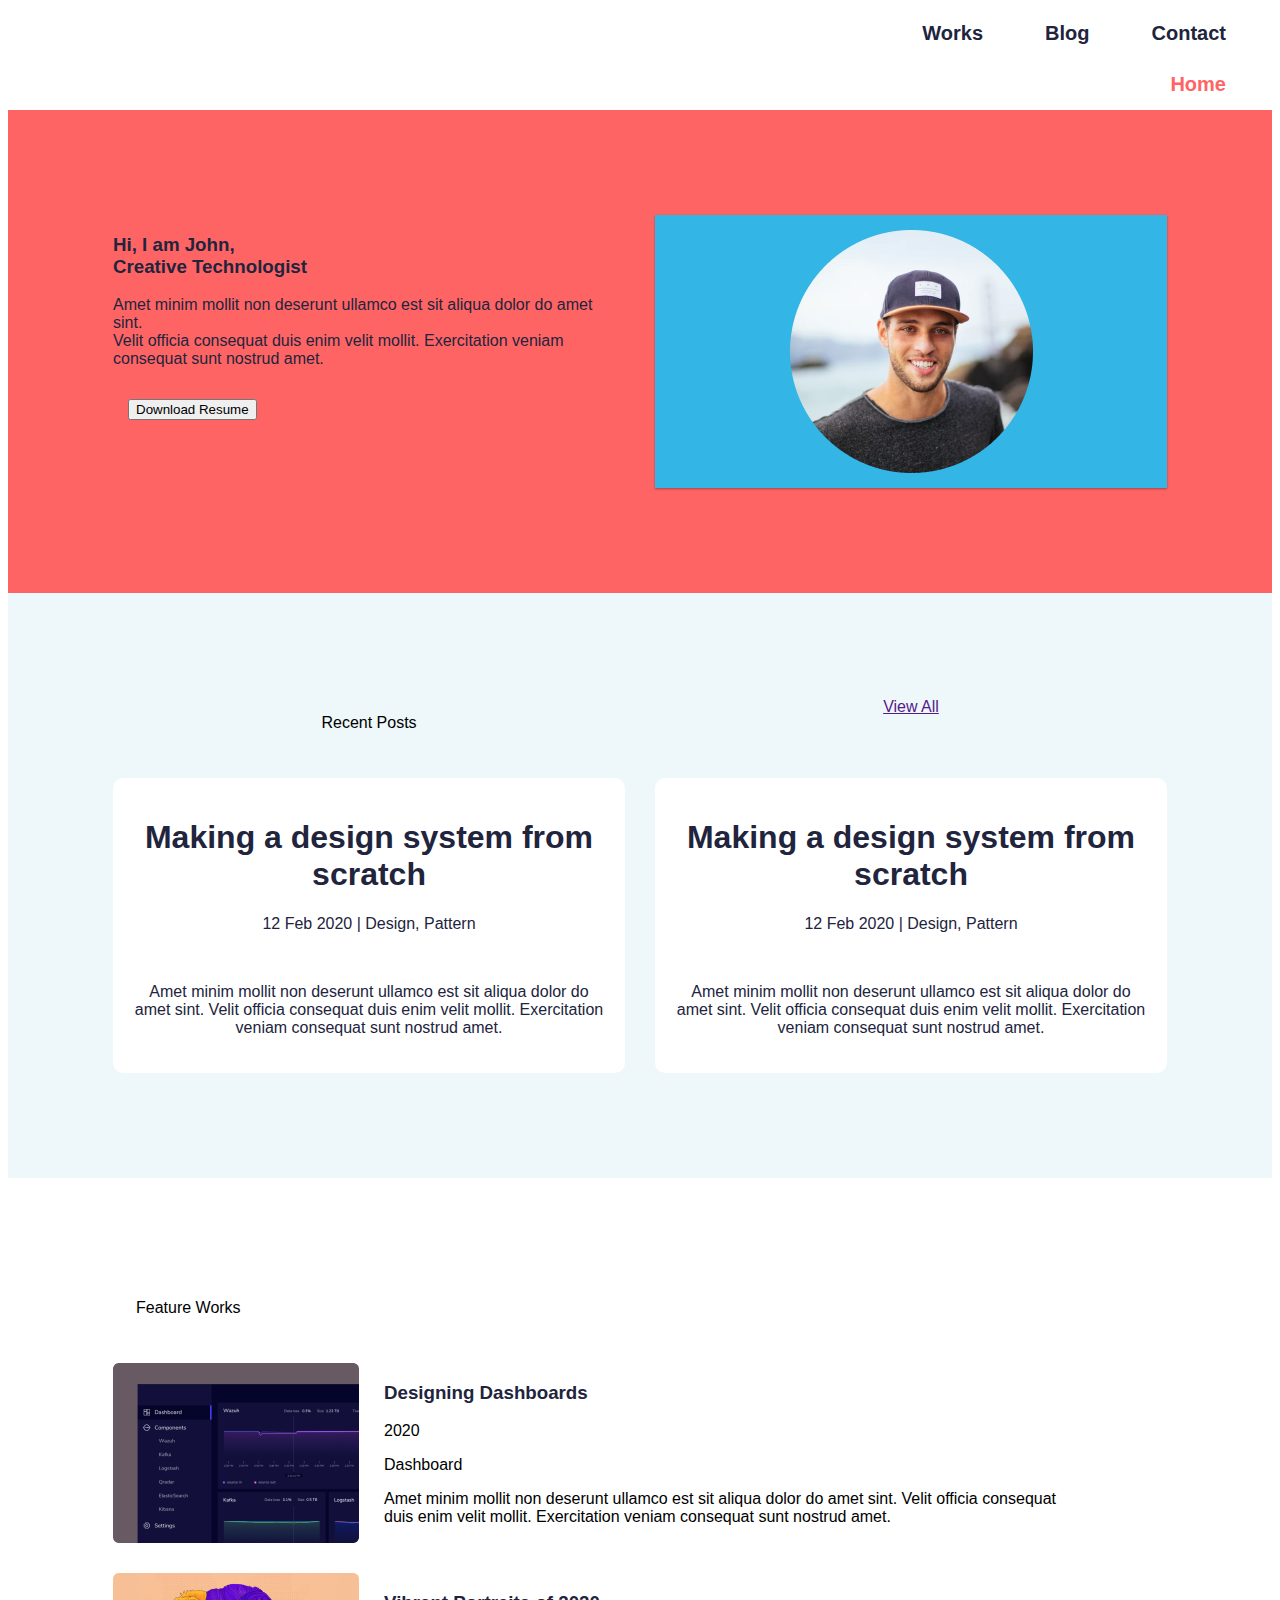
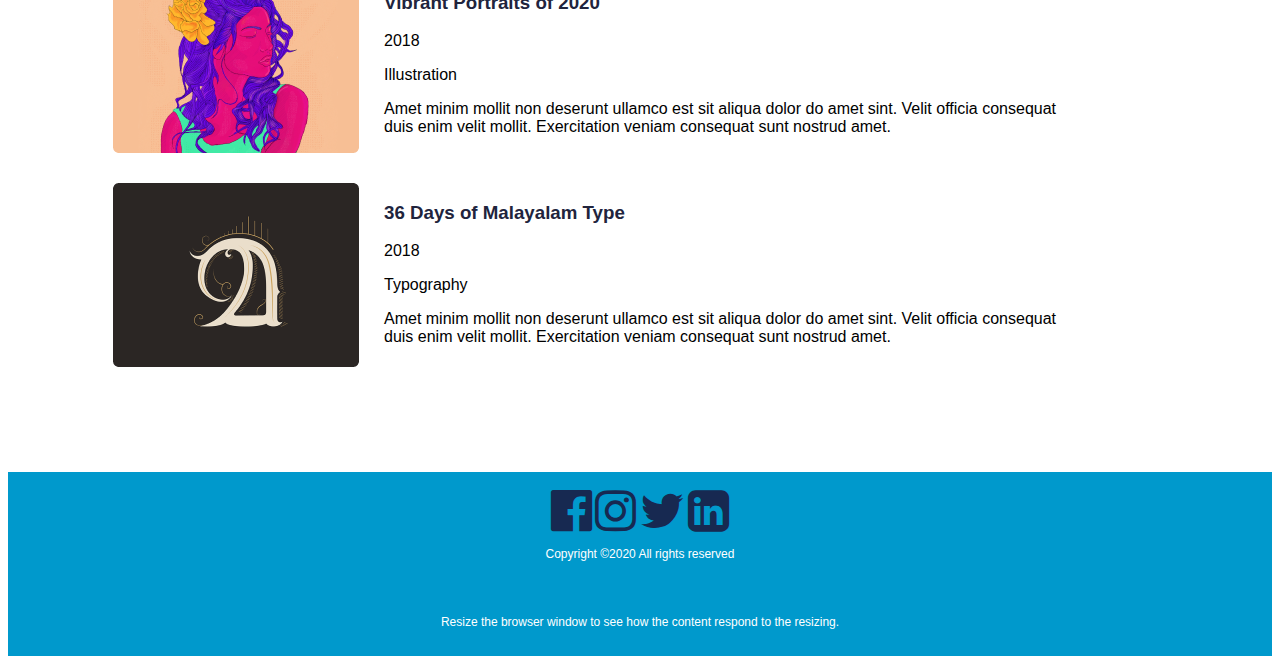
<file: index.html>
<html lang="en">

<head>
    <meta charset="UTF-8">
    <meta name="viewport" content="width=device-width, initial-scale=1.0">
    <title>Document</title>
    <link rel="stylesheet" href="https://cdnjs.cloudflare.com/ajax/libs/font-awesome/4.7.0/css/font-awesome.min.css">
    <link rel="preconnect" href="https://fonts.googleapis.com">
    <link rel="preconnect" href="https://fonts.gstatic.com" crossorigin>
    <link href="https://fonts.googleapis.com/css2?family=Heebo:wght@100;200;300;400;500;600;700;800;900&display=swap"
        rel="stylesheet">
    <style>
        * {
            box-sizing: border-box;
        }

        .row::after {
            content: "";
            clear: both;
            display: block;

        }

        [class*="col-"] {
            float: left;
            padding: 15px;
        }

        html {
            font-family: "Lucida Sans", sans-serif;
        }

        .header {
            background-color: #9933cc;
            color: #ffffff;
            padding: 15px;
        }

        .menu ul {
            list-style-type: none;
            margin: 0;
            padding: 0;
        }

        .menu li {
            padding: 8px;
            margin-bottom: 7px;
            background-color: #33b5e5;
            color: #ffffff;
            box-shadow: 0 1px 3px rgba(0, 0, 0, 0.12), 0 1px 2px rgba(0, 0, 0, 0.24);
        }

        .menu li:hover {
            background-color: #0099cc;
        }

        .aside {
            background-color: #33b5e5;
            padding: 15px;
            color: #ffffff;
            text-align: center;
            font-size: 14px;
            box-shadow: 0 1px 3px rgba(0, 0, 0, 0.12), 0 1px 2px rgba(0, 0, 0, 0.24);
        }

        .footer {
            background-color: #0099cc;
            color: #ffffff;
            text-align: center;
            font-size: 12px;
            padding: 15px;
        }

        /* For desktop: */
        .col-1 {
            width: 8.33%;
        }

        .col-2 {
            width: 16.66%;
        }

        .col-3 {
            width: 25%;
        }

        .col-4 {
            width: 33.33%;
        }

        .col-5 {
            width: 41.66%;
        }

        .col-6 {
            width: 50%;
        }

        .col-7 {
            width: 58.33%;
        }

        .col-8 {
            width: 66.66%;
        }

        .col-9 {
            width: 75%;
        }

        .col-10 {
            width: 83.33%;
        }

        .col-11 {
            width: 91.66%;
        }

        .col-12 {
            width: 100%;
        }

        @media only screen and (max-width: 768px) {

            /* For mobile phones: */
            [class*="col-"] {
                width: 100%;
            }

            .nav a:not(:first-child) {
                display: none;
            }

            .nav a.icon {
                float: right;
                display: block;
            }

            .nav.responsive {
                position: relative;
            }

            .nav.responsive .icon {
                position: absolute;
                right: 0;
                top: 0;
            }

            .nav.responsive a {
                float: none;
                display: block;
                text-align: left;
            }

            .card {
                border-radius: 10px;
                padding: 10px;
                text-align: center;
                background-color: white;
                align-self: center;
            }

        }

        @media screen and (max-width: 768px) {
            .post {
                padding: 2px;
            }
        }

        .post {
            background-color: #eef7fa;
            padding: 90px;
        }

        .feature {
            background-color: white;
            padding: 90px;
        }

        .nav {
            overflow: hidden;
            background-color: white;
            margin-left: 70%;
            font-weight: bold;
        }

        .nav a {
            float: right;
            color: #21243d;
            text-align: center;
            padding: 14px 16px;
            text-decoration: none;
            font-size: 20px;
            margin-right: 30px;
        }

        .nav a:hover {
            background-color: #ddd;
            color: black;
        }

        .nav .icon {
            display: none;
        }

        .card {
            border-radius: 10px;
            padding: 20px;
            text-align: center;
            background-color: white;
            align-self: center;
        }
    </style>
</head>

<body>
    <div class="nav" id="myTopnav">
        <a href="javascript:void(0);" class="icon" onclick="myFunction()">
            <i class="fa fa-bars"></i>
        </a>
        <a href="">Contact</a>
        <a href="blog.html"> Blog</a>
        <a href="works.html">Works</a>
        <a href="index.html" style="color: #FF6464;">Home</a>
    </div>
    <section style="background-color:#FF6464 ; padding: 90px;">
        <div class="row">
            <div class="col-6">
                <h3 class="card-titler" style="color: #21243D; ">Hi, I am John,
                    <br>Creative Technologist
                </h3>
                <div class="card-desc">
                    <p style="color: #21243D;">Amet minim mollit non deserunt ullamco est sit aliqua dolor do amet
                        sint. <br>
                        Velit officia consequat
                        duis enim velit mollit. Exercitation veniam consequat sunt nostrud amet.
                    </p>
                </div>
                <div class="col-8">
                    <div class="btn">
                        <button class="btnDownlaod">Download Resume</button>
                    </div>
                </div>

            </div>
            <div class="col-6">
                <div class="aside">
                    <div class="profile">
                        <img src="/img/profile.png" class="shadow" alt="">
                    </div>
                </div>
            </div>
    </section>
    <section class="post">
        <div class="row">
            <div class="col-6" style="text-align: center;">
                <p>Recent Posts</p>
            </div>
            <div class="col-6" style="text-align: center; text-decoration: none;">
                <a href="">View All</a>
            </div>
        </div>
        <div class="row">
            <div class="col-6">
                <div class="card">
                    <h1 style="color: #21243D;">Making a design system from scratch</h1>
                    <p style="color: #21243D;"> 12 Feb 2020 | Design, Pattern</p>
                    <br>
                    <p style="color: #21243D;">Amet minim mollit non deserunt ullamco est sit aliqua dolor do amet
                        sint. Velit officia
                        consequat duis enim velit mollit. Exercitation veniam consequat sunt nostrud amet.</p>
                </div>
            </div>
            <div class="col-6">
                <div class="card">
                    <h1 style="color: #21243D;">Making a design system from scratch</h1>
                    <p style="color: #21243D;"> 12 Feb 2020 | Design, Pattern</p>
                    <br>
                    <p style="color: #21243D;">Amet minim mollit non deserunt ullamco est sit aliqua dolor do amet
                        sint. Velit officia
                        consequat duis enim velit mollit. Exercitation veniam consequat sunt nostrud amet.</p>
                </div>
            </div>
        </div>
    </section>
    <section class="feature">
        <div class="row">
            <div class="col-2" style="text-align: center;">
                <p>Feature Works</p>
            </div>
        </div>
        <div class="row">
            <div class="col-3">
                <img src="/img/Rectangle 30.png" alt="" class="card-image">
            </div>
            <div class="col-8">
                <h3 class="card-title" style="color: #21243D;">Designing Dashboards</h3>
                <p class="inline-pill">2020</p>
                <p class="inline-gray">Dashboard</p>
                <div class="card-desc">
                    <p>Amet minim mollit non deserunt ullamco est sit aliqua dolor do amet sint. Velit officia
                        consequat duis enim velit mollit. Exercitation veniam consequat sunt nostrud amet.</p>
                </div>
            </div>
        </div>
        <div class="row">
            <div class="col-3">
                <img src="/img/Rectangle 32.png" alt="" class="card-image">
            </div>
            <div class="col-8">
                <h3 class="card-title" style="color: #21243D;">Vibrant Portraits of 2020</h3>
                <p class="inline-pill">2018</p>
                <p class="inline-gray">Illustration</p>
                <div class="card-desc">
                    <p>Amet minim mollit non deserunt ullamco est sit aliqua dolor do amet sint. Velit officia
                        consequat duis enim velit mollit. Exercitation veniam consequat sunt nostrud amet.</p>
                </div>
            </div>
        </div>
        <div class="row">
            <div class="col-3">
                <img src="/img/Rectangle 34.png" alt="" class="card-image">
            </div>
            <div class="col-8">
                <h3 class="card-title" style="color: #21243D;">36 Days of Malayalam Type</h3>
                <p class="inline-pill">2018</p>
                <p class="inline-gray">Typography</p>
                <div class="card-desc">
                    <p>Amet minim mollit non deserunt ullamco est sit aliqua dolor do amet sint. Velit officia
                        consequat duis enim velit mollit. Exercitation veniam consequat sunt nostrud amet.</p>
                </div>
            </div>
        </div>
    </section>

    <footer class="footer">
        <div>
            <a href=""><i class="fa fa-facebook-official" style="font-size:48px;color:#172951"></i></a>
            <a href=""><i class="fa fa-instagram" style="font-size:48px;color:#172951"></i></a>
            <a href=""><i class="fa fa-twitter" style="font-size:48px;color:#172951"></i></a>

            <a href=""><i class="fa fa-linkedin-square" style="font-size:48px;color:#172951"></i></a>
            
        </div>

        <div>
            <p>Copyright ©2020 All rights reserved </p>
        </div>
    </footer>
   

    <div class="footer">
        <p>Resize the browser window to see how the content respond to the resizing.</p>
    </div>
    </section>






    <script>function myFunction() {
            var x = document.getElementById("myTopnav");
            if (x.className === "nav") {
                x.className += " responsive";
            } else {
                x.className = " nav";
            }
        }</script>
</body>

</html>
</file>
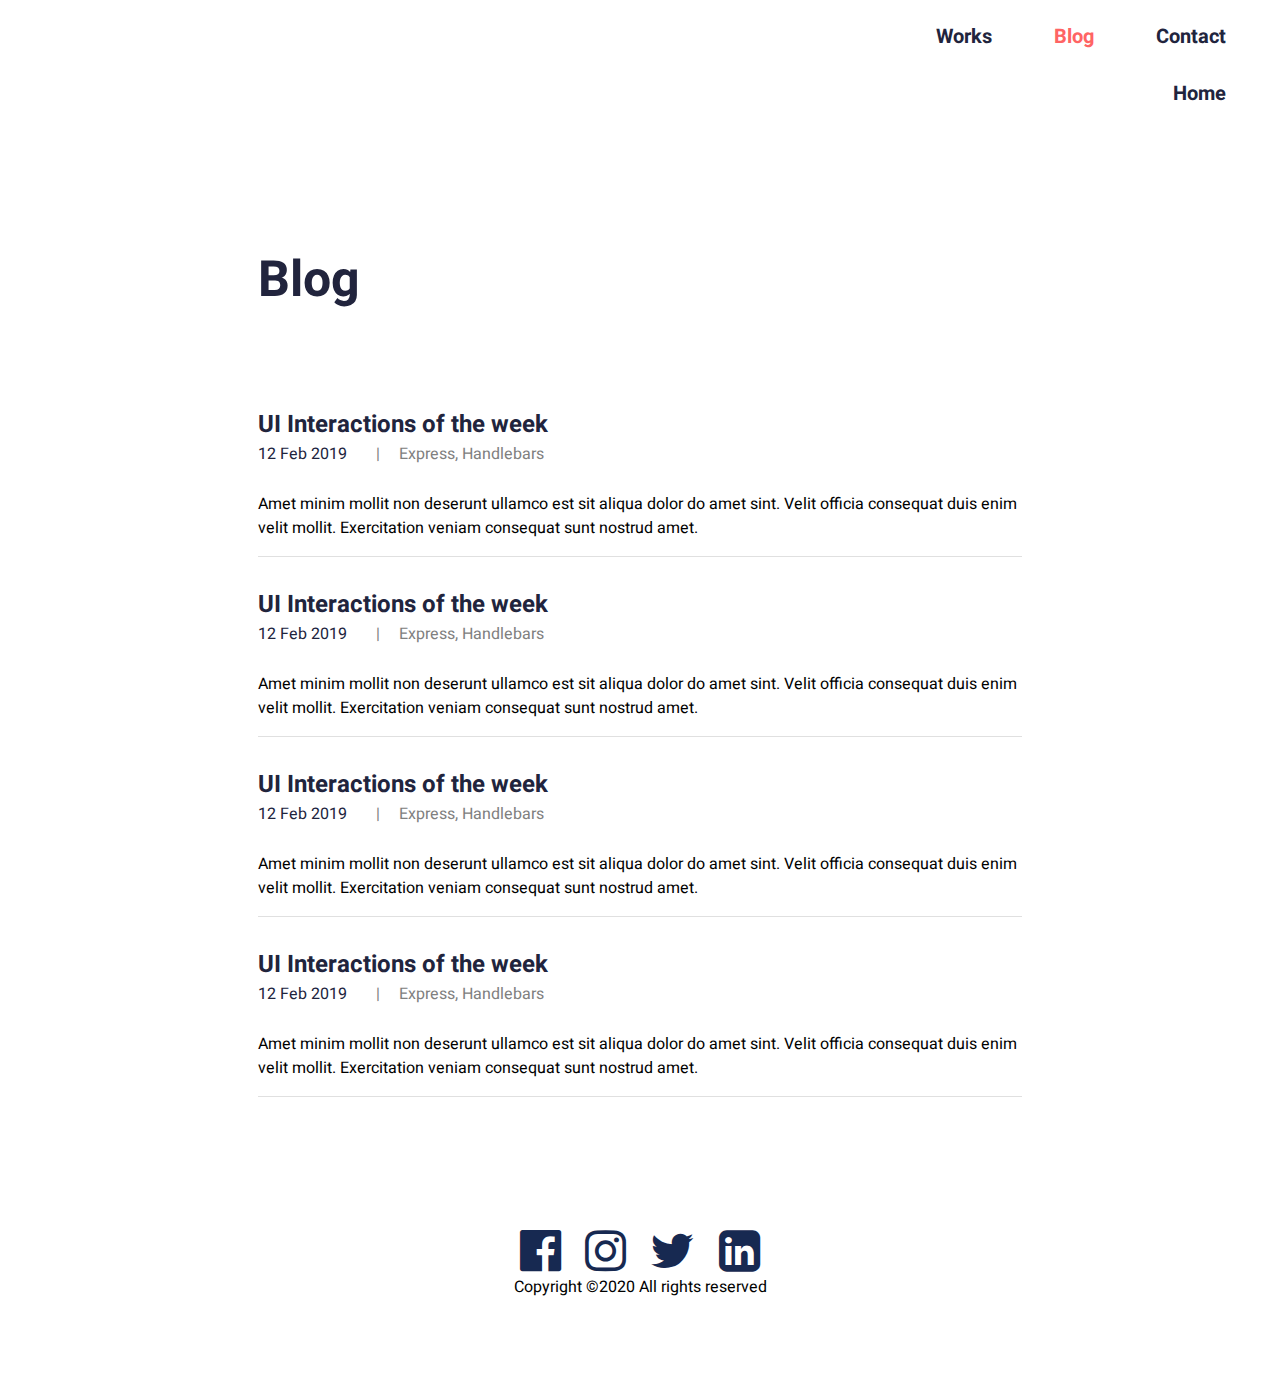
<file: view/blog.html>
<html lang="en">
<head>
    <meta charset="UTF-8">
    <meta name="viewport" content="width=device-width, initial-scale=1.0">
    <title>Blog</title>
    <link rel="stylesheet" href="https://cdnjs.cloudflare.com/ajax/libs/font-awesome/4.7.0/css/font-awesome.min.css">
    <link rel="stylesheet" href="/css/style.css">
    <link rel="stylesheet" href="/script/script.js">
    <link rel="preconnect" href="https://fonts.googleapis.com">
    <link rel="preconnect" href="https://fonts.gstatic.com" crossorigin>
    <link href="https://fonts.googleapis.com/css2?family=Heebo:wght@100;200;300;400;500;600;700;800;900&display=swap"
        rel="stylesheet">
</head>
<body>
    <div class="nav" id="myTopnav">
        <a href="javascript:void(0);" class="icon" onclick="myFunction()">
            <i class="fa fa-bars"></i>
        </a>
        <a href="">Contact</a>
        <a href="blog.html"style="color: #FF6464;"> Blog</a>
        <a href="works.html">Works</a>
        <a href="index.html" >Home</a>
        
    </div>

    <div class="work" style="background-color: white; margin-top: 30px;">
        <h2 style="margin-bottom: 90px;font-size: 50px; color: #21243D;">Blog</h2>
       
        <div class="card-feature">
            <div class="column-detail">
                <h3 class="card-title" style="color: #21243D;">UI Interactions of the week</h3>
                <p class="inline-year"  style="color: #21243D;">12 Feb 2019</p> 
                <p class="inline-gray">|</p>
                <p class="inline-gray">Express, Handlebars</p>
                <div class="card-desc">
                    <p>Amet minim mollit non deserunt ullamco est sit aliqua dolor do amet sint. Velit officia
                        consequat duis enim velit mollit. Exercitation veniam consequat sunt nostrud amet.</p>
                </div>
            </div>
        </div>

        <div class="card-feature">
            
            <div class="column-detail">
                <h3 class="card-title"  style="color: #21243D;">UI Interactions of the week</h3>
                <p class="inline-year" style="color: #21243D;">12 Feb 2019</p> 
                <p class="inline-gray">|</p>
                <p class="inline-gray">Express, Handlebars</p>
                <div class="card-desc">
                    <p>Amet minim mollit non deserunt ullamco est sit aliqua dolor do amet sint. Velit officia
                        consequat duis enim velit mollit. Exercitation veniam consequat sunt nostrud amet.</p>
                </div>
            </div>
        </div>

        <div class="card-feature">
           
            <div class="column-detail">
                <h3 class="card-title"  style="color: #21243D;">UI Interactions of the week</h3>
                <p class="inline-year" style="color: #21243D;">12 Feb 2019</p> 
                <p class="inline-gray">|</p>
                <p class="inline-gray">Express, Handlebars</p>
                <div class="card-desc">
                    <p>Amet minim mollit non deserunt ullamco est sit aliqua dolor do amet sint. Velit officia
                        consequat duis enim velit mollit. Exercitation veniam consequat sunt nostrud amet.</p>
                </div>
            </div>
        </div>
        <div class="card-feature">
           
            <div class="column-detail">
                <h3 class="card-title"  style="color: #21243D;">UI Interactions of the week</h3>
                <p class="inline-year" style="color: #21243D;">12 Feb 2019</p> 
                <p class="inline-gray">|</p>
                <p class="inline-gray">Express, Handlebars</p>
                <div class="card-desc">
                    <p>Amet minim mollit non deserunt ullamco est sit aliqua dolor do amet sint. Velit officia
                        consequat duis enim velit mollit. Exercitation veniam consequat sunt nostrud amet.</p>
                </div>
            </div>
        </div>
    </div>


    <footer class="section-footer">
        <div>
            <a href=""><i class="fa fa-facebook-official" style="font-size:48px;color:#172951"></i></a>
            <a href=""><i class="fa fa-instagram" style="font-size:48px;color:#172951"></i></a>
            <a href=""><i class="fa fa-twitter" style="font-size:48px;color:#172951"></i></a>

            <a href=""><i class="fa fa-linkedin-square" style="font-size:48px;color:#172951"></i></a>
            
        </div>

        <div>
            <p>Copyright ©2020 All rights reserved </p>
        </div>
    </footer>




    <script src="/script/script.js"></script>
</body>
</html>
</file>
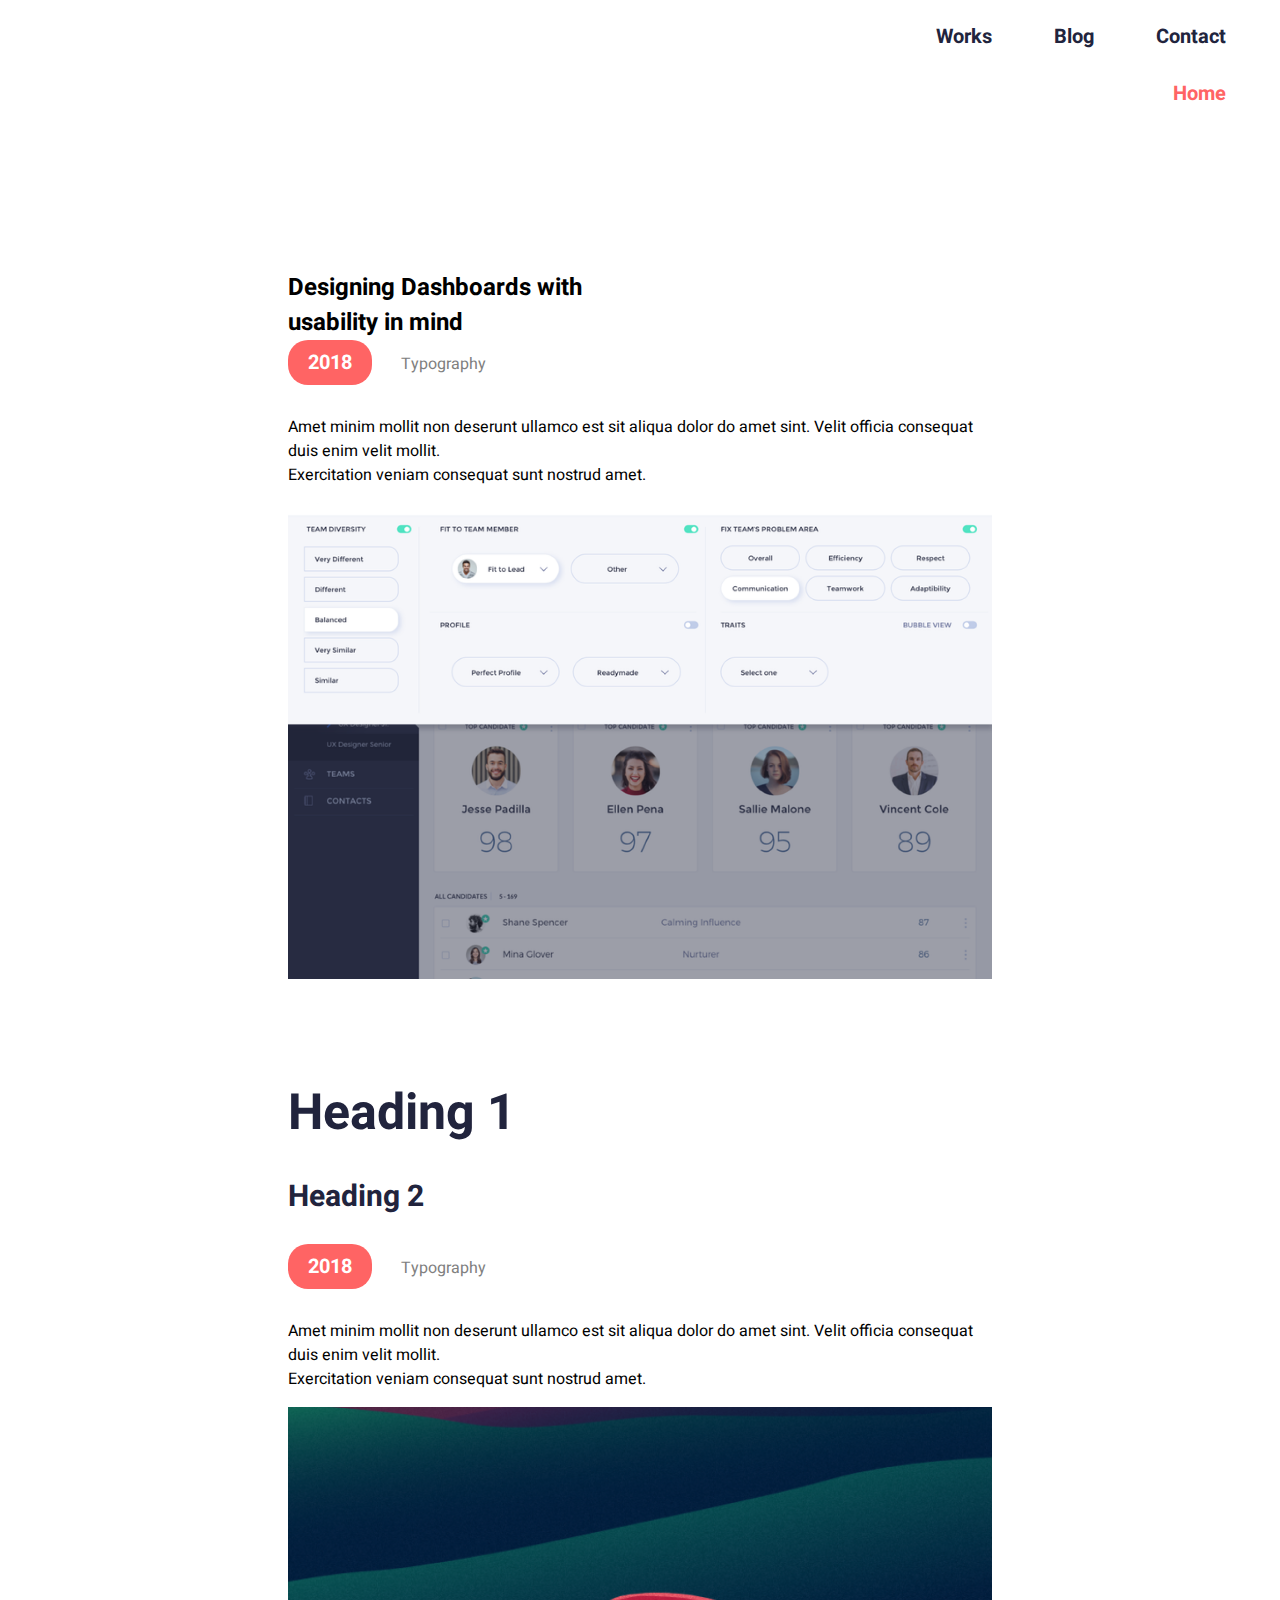
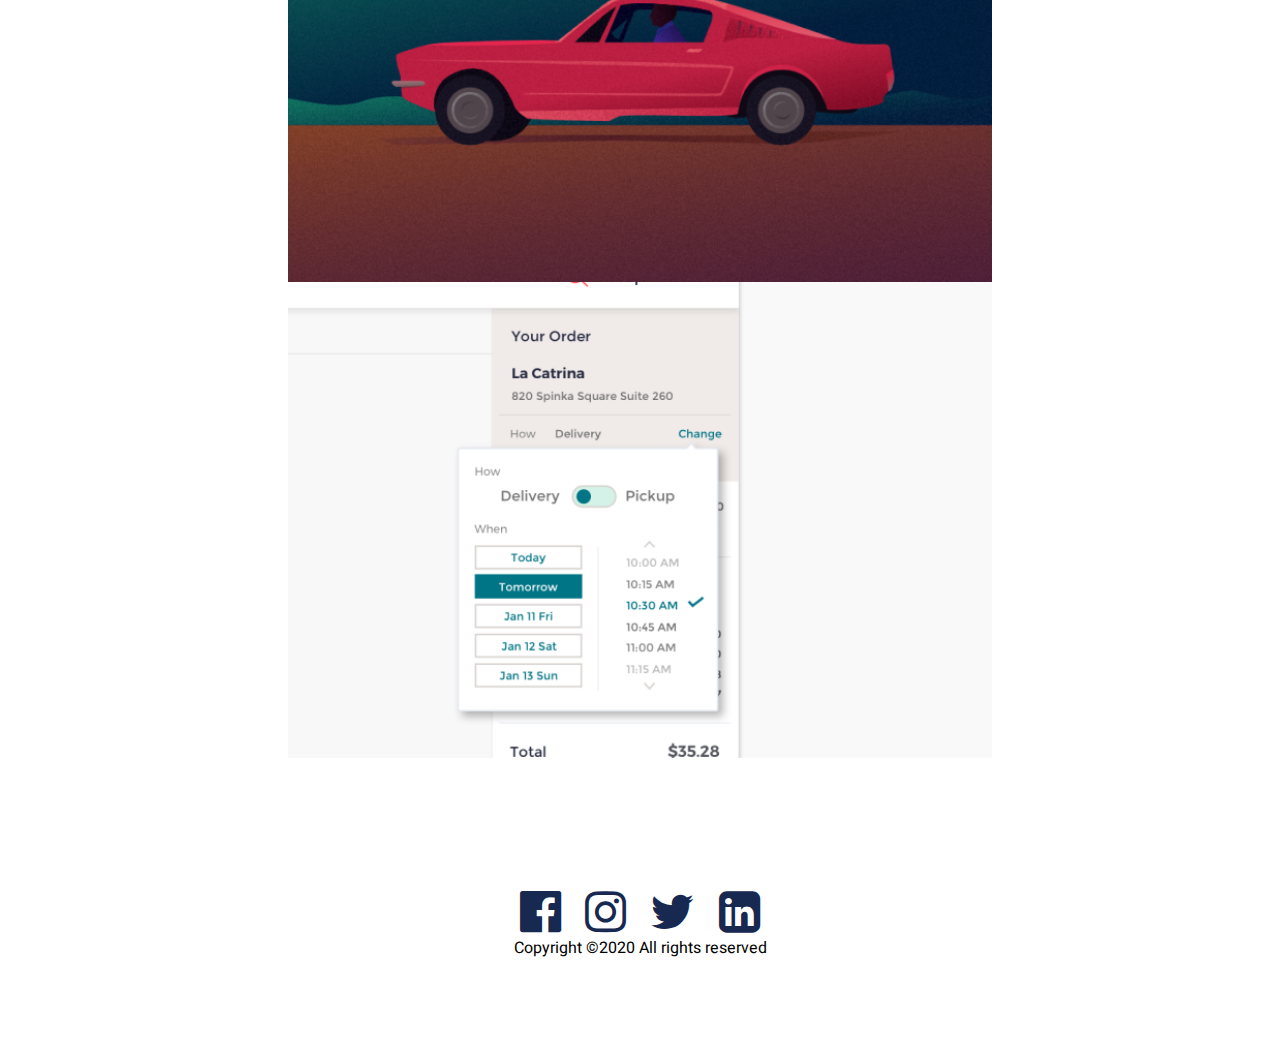
<file: view/work_detail.html>
<html lang="en">
<head>
    <meta charset="UTF-8">
    <meta name="viewport" content="width=device-width, initial-scale=1.0">
    <title>Work Detail</title>
    <link rel="stylesheet" href="https://cdnjs.cloudflare.com/ajax/libs/font-awesome/4.7.0/css/font-awesome.min.css">
    <link rel="stylesheet" href="/css/style.css">
    <link rel="stylesheet" href="/script/script.js">
    <link rel="preconnect" href="https://fonts.googleapis.com">
    <link rel="preconnect" href="https://fonts.gstatic.com" crossorigin>
    <link href="https://fonts.googleapis.com/css2?family=Heebo:wght@100;200;300;400;500;600;700;800;900&display=swap"
        rel="stylesheet">
</head>
<div>
    <div class="nav" id="myTopnav">
        <a href="javascript:void(0);" class="icon" onclick="myFunction()">
            <i class="fa fa-bars"></i>
        </a>
        <a href="">Contact</a>
        <a href="blog.html"> Blog</a>
        <a href="works.html">Works</a>
        <a href="index.html" style="color: #FF6464;">Home</a>
        
    </div>
    <div class="work" style="background-color: white; margin-top: 30px;">
    <section class="main-wrok-detail" style="margin-top:5% ;">
        <div class="card-featurer" style="padding: 30px;">
            <div class="column-detail">
                <h3 class="card-title">Designing Dashboards with <br> usability in mind</h3>
                <p class="inline-pill" style="background-color: #FF6464;font-size: 20px;font-weight: bold;">2018</p>
                <p class="inline-gray">Typography</p>
                <div class="card-desc">
                    <p>Amet minim mollit non deserunt ullamco est sit aliqua dolor do amet sint. Velit officia
                        consequat duis enim velit mollit. <br> Exercitation veniam consequat sunt nostrud amet.</p>
                </div>
            </div>
            <div>
                <img src="/img/Rectangle 4@2x.png" alt="" class="responsive" width="800" height="700">
            </div>
        </div>
        

       
    </section>


    <section class="main-wrok-detail" style="margin-top:5% ;">
        <div class="card-featurer" style="padding: 30px;">
            <div class="column-detail">
                <h1 class="card-title"style="font-size: 50px; color: #21243D;">Heading 1</h1>
                <h2 style="font-size: 30px;color: #21243D;" >Heading 2</h2>
                <p class="inline-pill" style="background-color: #FF6464;font-size: 20px;font-weight: bold;">2018</p>
                <p class="inline-gray">Typography</p>
                <div class="card-desc">
                    <p>Amet minim mollit non deserunt ullamco est sit aliqua dolor do amet sint. Velit officia
                        consequat duis enim velit mollit. <br> Exercitation veniam consequat sunt nostrud amet.</p>
                </div>
            </div>
            <div>
                <img src="/img/Rectangle 5.png" alt="" class="responsive" width="800" height="700">
            </div>
            <div>
                <img src="/img/Rectangle 6.png" alt="" class="responsive" width="800" height="700">
            </div>
        </div>
        

       
    </section>
</div>


    
<footer class="section-footer">
    <div>
        <a href=""><i class="fa fa-facebook-official" style="font-size:48px;color:#172951"></i></a>
        <a href=""><i class="fa fa-instagram" style="font-size:48px;color:#172951"></i></a>
        <a href=""><i class="fa fa-twitter" style="font-size:48px;color:#172951"></i></a>

        <a href=""><i class="fa fa-linkedin-square" style="font-size:48px;color:#172951"></i></a>
        
    </div>

    <div>
        <p>Copyright ©2020 All rights reserved </p>
    </div>
</footer>




    <script src="/script/script.js"></script>
</body>
</html>
</file>
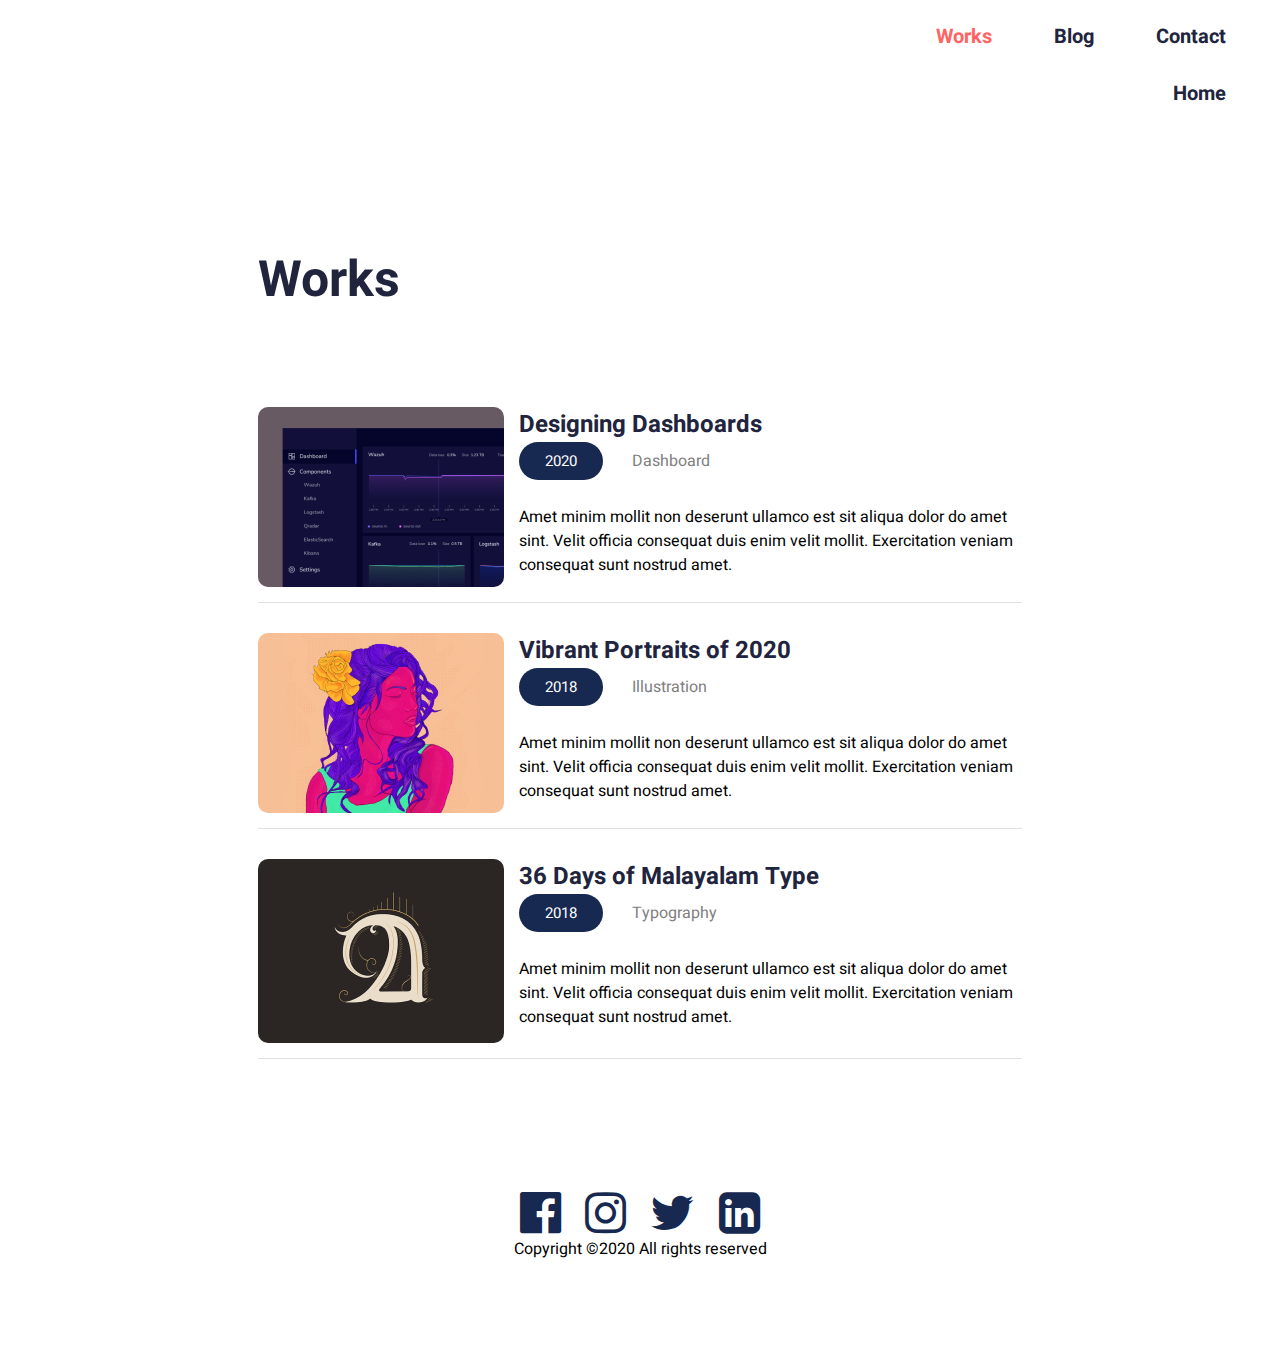
<file: view/works.html>
<html lang="en">
<head>
    <meta charset="UTF-8">
    <meta name="viewport" content="width=device-width, initial-scale=1.0">
    <title>work</title>
    <link rel="stylesheet" href="https://cdnjs.cloudflare.com/ajax/libs/font-awesome/4.7.0/css/font-awesome.min.css">
    <link rel="stylesheet" href="/css/style.css">
    <link rel="stylesheet" href="/script/script.js">
    <link rel="preconnect" href="https://fonts.googleapis.com">
    <link rel="preconnect" href="https://fonts.gstatic.com" crossorigin>
    <link href="https://fonts.googleapis.com/css2?family=Heebo:wght@100;200;300;400;500;600;700;800;900&display=swap"
        rel="stylesheet">
</head>
<body>
    <div class="nav" id="myTopnav">
        <a href="javascript:void(0);" class="icon" onclick="myFunction()">
            <i class="fa fa-bars"></i>
        </a>
        <a href="">Contact</a>
        <a href="blog.html"> Blog</a>
        <a href="works.html" style="color: #FF6464;">Works</a>
        <a href="index.html">Home</a>
        
    </div>
    <div class="work" style="background-color: white; margin-top: 30px;">
        <h2 style="margin-bottom: 90px;font-size: 50px; color: #21243D;">Works</h2>
        <div class="card-feature">
            <div class="image-feature">
                <img src="/img/Rectangle 30.png" alt="" class="card-image">
            </div>
           
            <div class="column-detail">
                <h3 class="card-title" style="color: #21243D;">Designing Dashboards</h3>
                <p class="inline-pill">2020</p>
                <p class="inline-gray">Dashboard</p>
                <div class="card-desc">
                    <p>Amet minim mollit non deserunt ullamco est sit aliqua dolor do amet sint. Velit officia
                        consequat duis enim velit mollit. Exercitation veniam consequat sunt nostrud amet.</p>
                </div>
            </div>
        </div>
        
        <div class="card-feature">
            <img src="/img/Rectangle 32.png" alt="" class="card-image">
            <div class="column-detail">
                <h3 class="card-title" style="color: #21243D;">Vibrant Portraits of 2020</h3>
                <p class="inline-pill">2018</p>
                <p class="inline-gray">Illustration</p>
                <div class="card-desc">
                    <p>Amet minim mollit non deserunt ullamco est sit aliqua dolor do amet sint. Velit officia
                        consequat duis enim velit mollit. Exercitation veniam consequat sunt nostrud amet.</p>
                </div>
            </div>
        </div>

        <div class="card-feature">
            <img src="/img/Rectangle 34.png" alt="" class="card-image">
            <div class="column-detail">
                <h3 class="card-title"  style="color: #21243D;">36 Days of Malayalam Type</h3>
                <p class="inline-pill">2018</p>
                <p class="inline-gray">Typography</p>
                <div class="card-desc">
                    <p>Amet minim mollit non deserunt ullamco est sit aliqua dolor do amet sint. Velit officia
                        consequat duis enim velit mollit. Exercitation veniam consequat sunt nostrud amet.</p>
                </div>
            </div>
        </div>
    </div>

    <footer class="section-footer">
        <div>
            <a href=""><i class="fa fa-facebook-official" style="font-size:48px;color:#172951"></i></a>
            <a href=""><i class="fa fa-instagram" style="font-size:48px;color:#172951"></i></a>
            <a href=""><i class="fa fa-twitter" style="font-size:48px;color:#172951"></i></a>

            <a href=""><i class="fa fa-linkedin-square" style="font-size:48px;color:#172951"></i></a>
            
        </div>

        <div>
            <p>Copyright ©2020 All rights reserved </p>
        </div>
    </footer>

<script src="/script/script.js"></script>

</body>
</html>
</file>
<file: css/style.css>
body {
  flex: 1;
  font-family: "Heebo", sans-serif;
}

.container {
  margin-top: 30px;
  align-items: center;
  background-color: #ffffff;
}

@media screen and (max-width: 600px) {
  .nav a:not(:first-child) {
    display: none;
  }
  .nav a.icon {
    float: right;
    display: block;
  }
  .main {
    text-align: center;
    padding: 20px 20px;
  }

  .main h1 {
    font-size: 30px;
  }

  .btnDownlaod {
    width: 150px;
    height: 50px;
    font-size: 18px;
  }

  .column-detail {
    text-align: left;
  }

  .card-feature img {
    max-width: 100%;
  }

  .card-feature {
    margin-bottom: 10px;
    width: 100%;
    flex-direction: column;
    display: flex;
    justify-content: center;
    align-items: center;
    margin-top: 15px;
  }
  .card-titler {
    text-align: center;
  }
  .card-desc {
    text-align: center;
  }
  .btn {
    align-self: center;
    margin-left: 20px;
  }
  .inline-title {
    text-align: center;
    display: flex;
  }
  .main-blog {
    align-items: center;
  }
  .container {
    padding: 10px;
  }
  .inline-right {
    display: none !important;
  }
  .flex {
    display: flex;
    justify-content: center;
    align-items: center;
    margin-top: 15px;
  }

  .card-image {
    max-width: 100%;
    width: 400px;
    height: 250px;
    border-radius: 10px;
    margin-bottom: 15px;
  }
}

.nav {
  overflow: hidden;
  background-color: white;
  margin-left: 70%;
  font-weight: bold;
}

.nav a {
  float: right;
  color: #21243d;
  text-align: center;
  padding: 14px 16px;
  text-decoration: none;
  font-size: 20px;
  margin-right: 30px;
}
.nav a:hover {
  background-color: #ddd;
  color: black;
}

.nav .icon {
  display: none;
}

.card-feature {
  margin-bottom: 10px;
  width: 100%;
  margin-bottom: 30px;
}
.card-feature img {
  max-width: 100%;
}
@media screen and (max-width: 600px) {
  .nav.responsive {
    position: relative;
  }
  .nav.responsive .icon {
    position: absolute;
    right: 0;
    top: 0;
  }
  .nav.responsive a {
    float: none;
    display: block;
    text-align: left;
  }
}

.main {
  align-items: center;
  background-color: white;
}

.main h1 {
  color: black;
  padding: 14px 16px;
  text-decoration: none;
  font-size: 44px;
  margin-right: 40px;
}

.btnDownlaod {
  width: 200px;
  height: 50px;
  font-size: 20px;
  border: 0;
  border-radius: 5px;
  background-color: rgb(244, 97, 98);
  color: #ffffff;
}

.profile {
  float: right;
  padding: 20px, 20px 20px;
  margin-bottom: 50px;
}

.post {
  align-items: center;
  background-color: #eef7fa;
  padding: 50px 50px;
}

.post a {
  float: left;
  text-decoration: none;
  margin-top: 10;
}

.column {
  float: left;
  width: 30%;
  display: flex;
  margin-bottom: 70px;
  margin-top: 30px;
  padding: 10px;
  align-self: center;
}

.row {
  margin-top: 10px;
}

/* Clear floats after the columns */
.row:after {
  content: "";
  display: table;
  clear: both;
}

/* Responsive columns */
@media screen and (max-width: 600px) {
  .column {
    width: 100%;
    display: block;
    margin-bottom: 20px;
  }
}

/* Style the counter cards */
.card {
  border-radius: 10px;
  padding: 50px;
  text-align: center;
  background-color: white;
  align-self: center;
}

.card h1,
p {
  background-color: white;
  color: black;
  margin-top: 0px;
}

.section-footer {
  align-items: center;
  background-color: white;
  padding: 50px 50px;
  height: 100px;
}

footer {
  text-align: center;
  
}

footer a {
  padding: 10px 10px;
}

.cardname {
  text-align: center;
  padding: 27px 27px;
}

.card-feature {
  display: flex;
  background-color: white;
  border-bottom: 1.5px solid #e0e0e0; 
}

.card-image {
  max-width: 100%;
  align-self: flex-start;

  border-radius: 10px;
  margin-right: 15px;
  margin-bottom: 15px;
}

.column-detail {
  flex: 1;
  text-align: left;
}

.card-title {
  margin: 0;
  font-size: 24px;
}
.card-titler {
  margin: 0;
  font-size: 35px;
}

.inline-pill {
  background-color: #172951;
  border-radius: 20px;
  width: 60px;
  color: white;
  text-align: center;
  padding: 8px 12px;
  font-size: 15px;
  display: inline-block;
  margin-right: 10px;
}

.inline-gray {
  color: gray;
  margin-left: 15px;
  display: inline;
}

.card-desc {
  margin-top: 10px;
}

.inline-title {
  display: inline-block;
  color: #21243d;
}

.inline-right {
  display: inline;
  color: rgb(59, 169, 206);
}

.header-post {
  text-align: center;
  align-items: center;
  text-decoration: none;
  font-size: 22px;
}
.header-post a {
  text-align: center;
  float: right;
  text-decoration: none;
  font-size: 22px;
}
.header-post p {
  text-align: center;
  float: left;
  background-color: #eef7fa;
  font-size: 22px;
}

.inline-year {
  color: black;
  display: inline-block;
  display: inline-block;
  margin-right: 10px;
}

.main-blog {
  width: 90%;
}
.main-blog-detail {
  padding: 70px;
}
.main-wrok-detail {
  justify-content: center;
  justify-items: center;
  text-align: center;
}
.responsive {
  width: 100%;
  height: auto;
}

.shadow {
  filter: drop-shadow(0px 8px 5px #78b7cc);
  border-radius: 50%;
  
  
}

.box {
  display: flex;
  flex-direction: row-reverse;
  justify-content: flex-end;
}

.flex-container {
  display: flex;
  flex-direction: row;
  font-size: 20px;
  text-align: center;
  width: 100%;
}

.flex-item-left {
  padding: 10px;
  flex: 50%;
}

.flex-item-right {
  padding: 10px;
  flex: 50%;
}

/* Responsive layout - makes a one column-layout instead of two-column layout */
@media screen and (max-width: 600px) {
  .flex-container {
    flex-direction: column;
  }
}
.card-post {
  border-radius: 10px;
  padding: 20px;
  text-align: center;
  background-color: white;
  align-self: center;
}
.work {
  background-color: #eef7fa;
  padding: 50px 250px 50px 250px;
}

@media screen and (max-width: 600px) {
  .work {
    background-color: #eef7fa;
    padding: 1px;
  }
}
</file>
